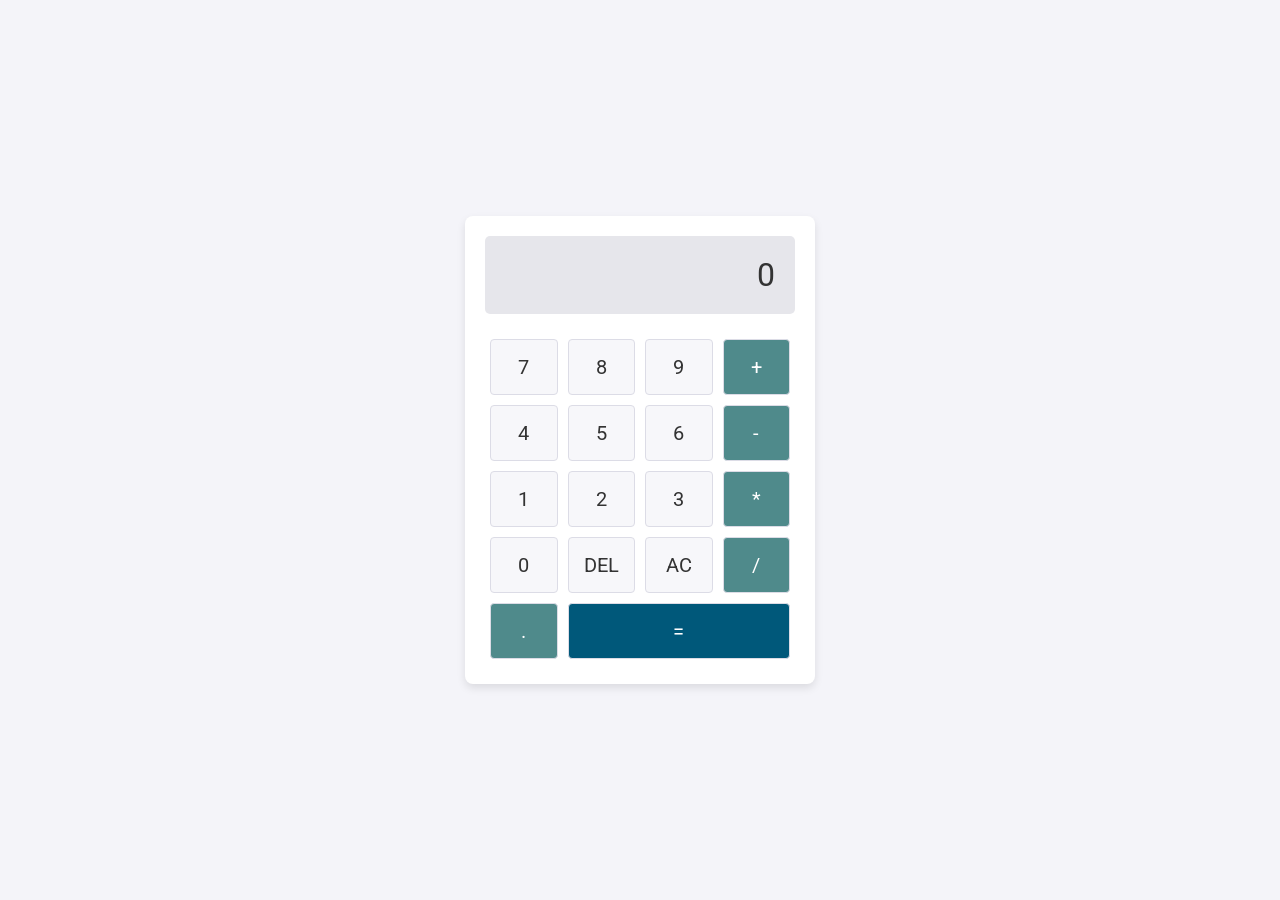
<file: Calculator project/index.html>
<!DOCTYPE html>
<html>
  <head>
    <link
      rel="stylesheet"
      href="https://stackpath.bootstrapcdn.com/bootstrap/4.5.2/css/bootstrap.min.css"
      integrity="sha384-JcKb8q3iqJ61gNV9KGb8thSsNjpSL0n8PARn9HuZOnIxN0hoP+VmmDGMN5t9UJ0Z"
      crossorigin="anonymous"
    />
    <script
      src="https://code.jquery.com/jquery-3.5.1.slim.min.js"
      integrity="sha384-DfXdz2htPH0lsSSs5nCTpuj/zy4C+OGpamoFVy38MVBnE+IbbVYUew+OrCXaRkfj"
      crossorigin="anonymous"
    ></script>
    <script
      src="https://cdn.jsdelivr.net/npm/popper.js@1.16.1/dist/umd/popper.min.js"
      integrity="sha384-9/reFTGAW83EW2RDu2S0VKaIzap3H66lZH81PoYlFhbGU+6BZp6G7niu735Sk7lN"
      crossorigin="anonymous"
    ></script>
    <script
      src="https://stackpath.bootstrapcdn.com/bootstrap/4.5.2/js/bootstrap.min.js"
      integrity="sha384-B4gt1jrGC7Jh4AgTPSdUtOBvfO8shuf57BaghqFfPlYxofvL8/KUEfYiJOMMV+rV"
      crossorigin="anonymous"
    ></script>
    <title>Calculator</title>
    <link rel="stylesheet" href="index.css" />
  </head>

  <body>
    <div class="calculator-bg-container">
      <div class="calculator-container">
        <p class="result" id="resultElement">0</p>
        <div class="container">
          <div class="row">
            <div class="col-3 c-button-container">
              <button class="calculator-button" onclick="check('7')">7</button>
            </div>
            <div class="col-3 c-button-container">
              <button class="calculator-button" onclick="check('8')">8</button>
            </div>
            <div class="col-3 c-button-container">
              <button class="calculator-button" onclick="check('9')">9</button>
            </div>
            <div class="col-3 c-button-container">
              <button
                class="calculator-button operator-bg"
                onclick="calculate('+')"
              >
                +
              </button>
            </div>
            <div class="col-3 c-button-container">
              <button class="calculator-button" onclick="check('4')">4</button>
            </div>
            <div class="col-3 c-button-container">
              <button class="calculator-button" onclick="check('5')">5</button>
            </div>
            <div class="col-3 c-button-container">
              <button class="calculator-button" onclick="check('6')">6</button>
            </div>
            <div class="col-3 c-button-container">
              <button
                class="calculator-button operator-bg"
                onclick="calculate('-')"
              >
                -
              </button>
            </div>
            <div class="col-3 c-button-container">
              <button class="calculator-button" onclick="check('1')">1</button>
            </div>
            <div class="col-3 c-button-container">
              <button class="calculator-button" onclick="check('2')">2</button>
            </div>
            <div class="col-3 c-button-container">
              <button class="calculator-button" onclick="check('3')">3</button>
            </div>
            <div class="col-3 c-button-container">
              <button
                class="calculator-button operator-bg"
                onclick="calculate('*')"
              >
                *
              </button>
            </div>
            <div class="col-3 c-button-container">
              <button class="calculator-button" onclick="check('0')">0</button>
            </div>
            <div class="col-3 c-button-container">
              <button class="calculator-button" onclick="clickedSingleClear()">
                DEL
              </button>
            </div>

            <div class="col-3 c-button-container">
              <button class="calculator-button" onclick="clickedClear()">
                AC
              </button>
            </div>
            <div class="col-3 c-button-container">
              <button
                class="calculator-button operator-bg"
                onclick="calculate('/')"
              >
                /
              </button>
            </div>
            <div class="col-3 c-button-container">
              <button
                class="calculator-button operator-bg"
                onclick="calculate('.')"
              >
                .
              </button>
            </div>
            <div class="col-9 c-button-container">
              <button
                class="calculator-button equalto-button"
                onclick="clickedResult('=')"
              >
                =
              </button>
            </div>
          </div>
        </div>
      </div>
    </div>
    <script src="index.js"></script>
  </body>
</html>
</file>
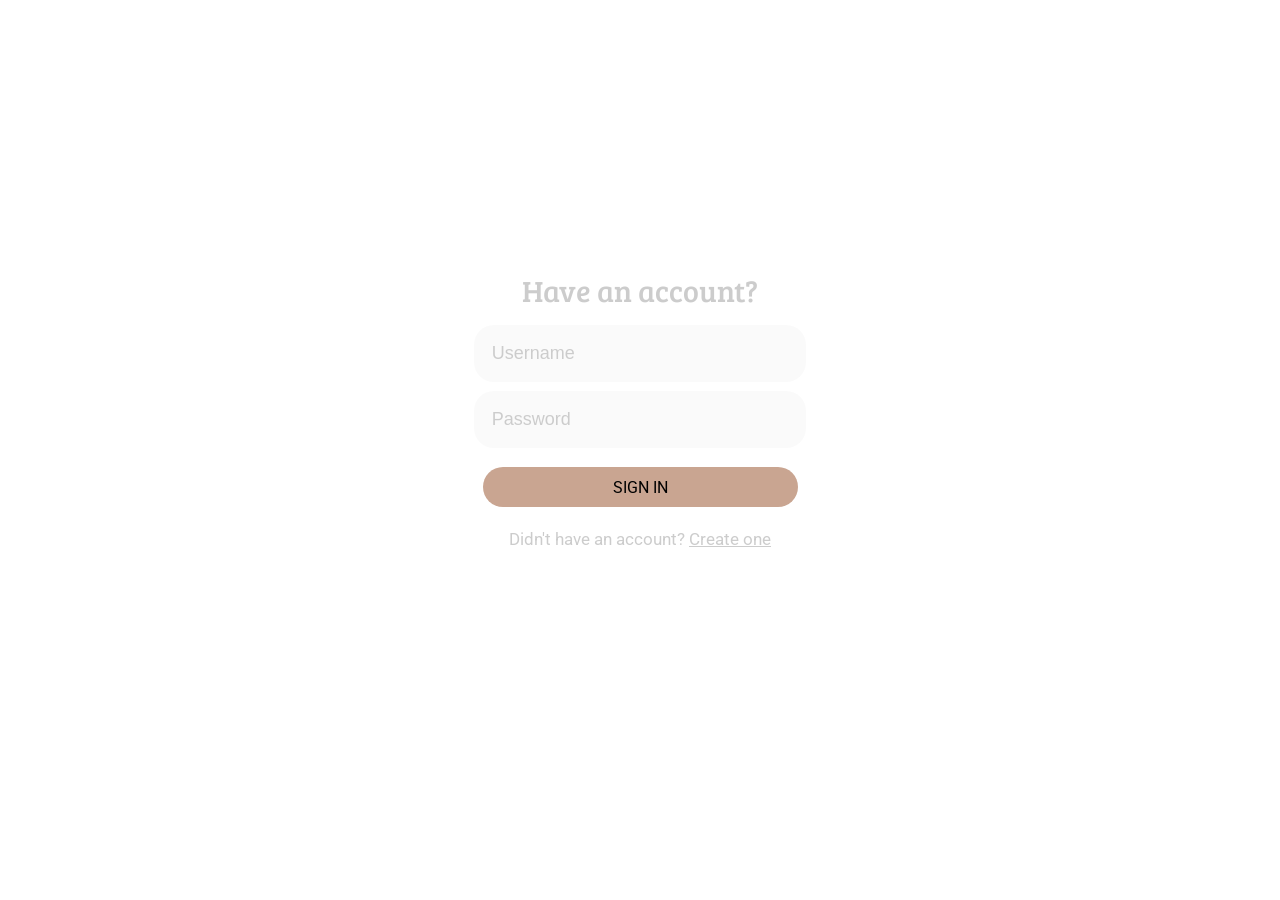
<file: Login form project/index.html>
<!DOCTYPE html>
<html>
  <head>
    <link rel="stylesheet" href="index.css" />
    <title>Login Form</title>
  </head>

  <body>
    <div class="main-bg">
      <div class="login-container" id="loginContainer">
        <form class="form-container" id="loginForm">
          <h1 class="form-heading">Have an account?</h1>
          <input
            type="text"
            placeholder="Username"
            class="input-style"
            id="username"
          />
          <p class="error-msg d-none" id="loginUsernameError">
            !please enter username
          </p>
          <input
            type="password"
            placeholder="Password"
            class="input-style"
            id="password"
          />
          <p class="error-msg d-none" id="loginPasswordError">
            !please enter password
          </p>
          <button class="sign-in-button" type="submit">SIGN IN</button>
          <p class="error-msg d-none mt-5" id="signinConfirmError">
            Username and password did not match.
          </p>
          <p class="no-account-text">
            Didn't have an account?
            <a
              class="create-anchor"
              id="createOne"
              onclick="navigateRegisterSection()"
              >Create one</a
            >
          </p>
        </form>
      </div>

      <div class="register-container d-none" id="sectionRegister">
        <form class="register-form" id="registerForm">
          <h1 class="form-heading">Sign Up</h1>
          <input
            type="text"
            placeholder="Username"
            class="input-style"
            id="registerUser"
          />
          <p class="error-msg d-none" id="usernameError">
            !please enter username
          </p>
          <input
            type="password"
            placeholder="Password"
            class="input-style"
            id="registerPassword"
          />
          <p class="error-msg d-none" id="passwordError">
            !please enter password
          </p>
          <input
            type="password"
            placeholder="Confirm Password"
            class="input-style"
            id="confirmPassword"
          />
          <p class="error-msg d-none" id="confirmPasswordError">
            !please enter password
          </p>
          <button class="sign-in-button" type="submit">SIGN UP</button>
          <p class="error-msg d-none mt-5" id="signupConfirmError">
            User already exist, please try with some other username.
          </p>
          <a class="signin-page-anchor" onclick="navigateToSignInSection()"
            >Go to sign-in page</a
          >
        </form>
      </div>
    </div>

    <script src="index.js"></script>
  </body>
</html>
</file>
<file: Calculator project/index.css>
@import url("https://fonts.googleapis.com/css2?family=Bree+Serif&family=Caveat:wght@400;700&family=Lobster&family=Monoton&family=Open+Sans:ital,wght@0,400;0,700;1,400;1,700&family=Playfair+Display+SC:ital,wght@0,400;0,700;1,700&family=Playfair+Display:ital,wght@0,400;0,700;1,700&family=Roboto:ital,wght@0,400;0,700;1,400;1,700&family=Source+Sans+Pro:ital,wght@0,400;0,700;1,700&family=Work+Sans:ital,wght@0,400;0,700;1,700&display=swap");

* {
  box-sizing: border-box;
}

body {
  margin: 0px;
}

.calculator-bg-container {
  background-color: #f4f4f9;

  padding: 30px;
  display: flex;
  justify-content: center;
  height: 100vh;

  align-items: center;
}

.calculator-container {
  background-color: #ffffff;

  box-shadow: 0 4px 8px rgba(0, 0, 0, 0.1);

  border-radius: 8px;
  width: 100%;
  max-width: 350px;

  padding: 20px;
}

.result {
  background-color: #e6e6eb;

  border: none;
  padding: 15px 20px;
  border-radius: 5px;
  font-size: 2em;

  color: #333;
  text-align: right;
  margin-bottom: 20px;
}

.calculator-button {
  width: 100%;
  background-color: #f7f7fa;
  color: #333;
  border: 1px solid #dcdce6;
  padding: 12px 0;
  font-size: 1.25rem;

  border-radius: 4px;
  transition: background-color 0.3s, transform 0.2s;
}

.calculator-button:hover {
  background-color: #e1e1e9;

  transform: scale(1.05);
}

.operator-bg {
  background-color: #4f8a8b;

  color: #ffffff;
}

.operator-bg:hover {
  background-color: #3f6b6d;
}

.equalto-button {
  background-color: #00587a;

  color: #ffffff;
  grid-column: span 3;
}

.equalto-button:hover {
  background-color: #004054;
}

.c-button-container {
  padding: 5px;
}

.calculator-button:focus {
  outline: none;
  box-shadow: 0 0 5px #9ecaed;
}

@media (max-width: 768px) {
  .calculator-container {
    padding: 10px;
  }

  .result {
    font-size: 1.5em;
  }

  .calculator-button {
    font-size: 1rem;
  }
}
</file>
<file: Login form project/index.css>
@import url('https://fonts.googleapis.com/css2?family=Bree+Serif&family=Caveat:wght@400;700&family=Lobster&family=Monoton&family=Open+Sans:ital,wght@0,400;0,700;1,400;1,700&family=Playfair+Display+SC:ital,wght@0,400;0,700;1,700&family=Playfair+Display:ital,wght@0,400;0,700;1,700&family=Roboto:ital,wght@0,400;0,700;1,400;1,700&family=Source+Sans+Pro:ital,wght@0,400;0,700;1,700&family=Work+Sans:ital,wght@0,400;0,700;1,700&display=swap');

* {
    box-sizing: border-box;
}

body {
    margin: 0px;
}

.main-bg {
    min-height: 100vh;
    max-height: 100%;
    background-image: url("https://res.cloudinary.com/daxizvsge/image/upload/v1712820173/bg_wlo9lh.webp");
    background-size: cover;
    width: 100%;
    display: flex;
    flex-direction: column;
    justify-content: center;
    align-items: center;
    filter: brightness(80%);
    background-position: center center;

}

.login-container,
.register-container {
    width: 100%;
    margin: auto;
    padding-bottom: 40px;
    padding-top: 40px;
    display: flex;
    flex-direction: row;
    justify-content: center;
}



.form-container,
.register-form {
    border-radius: 8px;
    padding: 25px;
    height: 450px;
    width: 400px;
    display: flex;
    flex-direction: column;
    align-items: center;
    /*border-width: 1px;
    border-style: solid;
    border-color: white;*/

}

.d-none {
    display: none;
}

.d-block {
    display: block;
}

.form-heading {
    font-size: 30px;
    font-family: "Bree Serif";
    color: #ffffff;
    margin-bottom: 15px;
    text-align: center;
    font-weight: normal;

}

.input-style {
    border-width: 0px;
    border-radius: 20px;
    padding: 18px;
    background-color: transparent;
    width: 95%;
    background: rgba(255, 255, 255, 0.10);
    margin-bottom: 9px;
    font-size: 18px;
    outline: none;
    color: #ffffff;

}

.input-style::placeholder {
    color: white;
    font-size: 18px;

}

.sign-in-button {
    width: 90%;
    height: 40px;
    background: #fbceb5;
    border-radius: 22px;
    font-size: 16px;
    font-family: "Roboto";
    cursor: pointer;
    outline: none;
    color: black;
    border-width: 0px;
    margin-top: 10px;
    margin-bottom: 5px;
}

.no-account-text {
    color: white;
    font-size: 17px;
    font-family: "Roboto";
}

.create-anchor,
.signin-page-anchor {
    text-decoration: underline;
    cursor: pointer;
    color: white !important;
}

.error-msg {
    color: red;
    margin-top: -7px;
    margin-bottom: 10px;
    font-size: 13px;
    font-family: "Roboto";
    align-self: flex-start;
    padding-left: 18px;

}

.mt-5 {
    margin-top: 8px;
    font-weight: bold;
}

.signin-navigate {
    font-size: 14px;
    font-family: "Roboto";
    color: #ffffff;
    text-decoration: underline;
    cursor: pointer;
}
</file>
